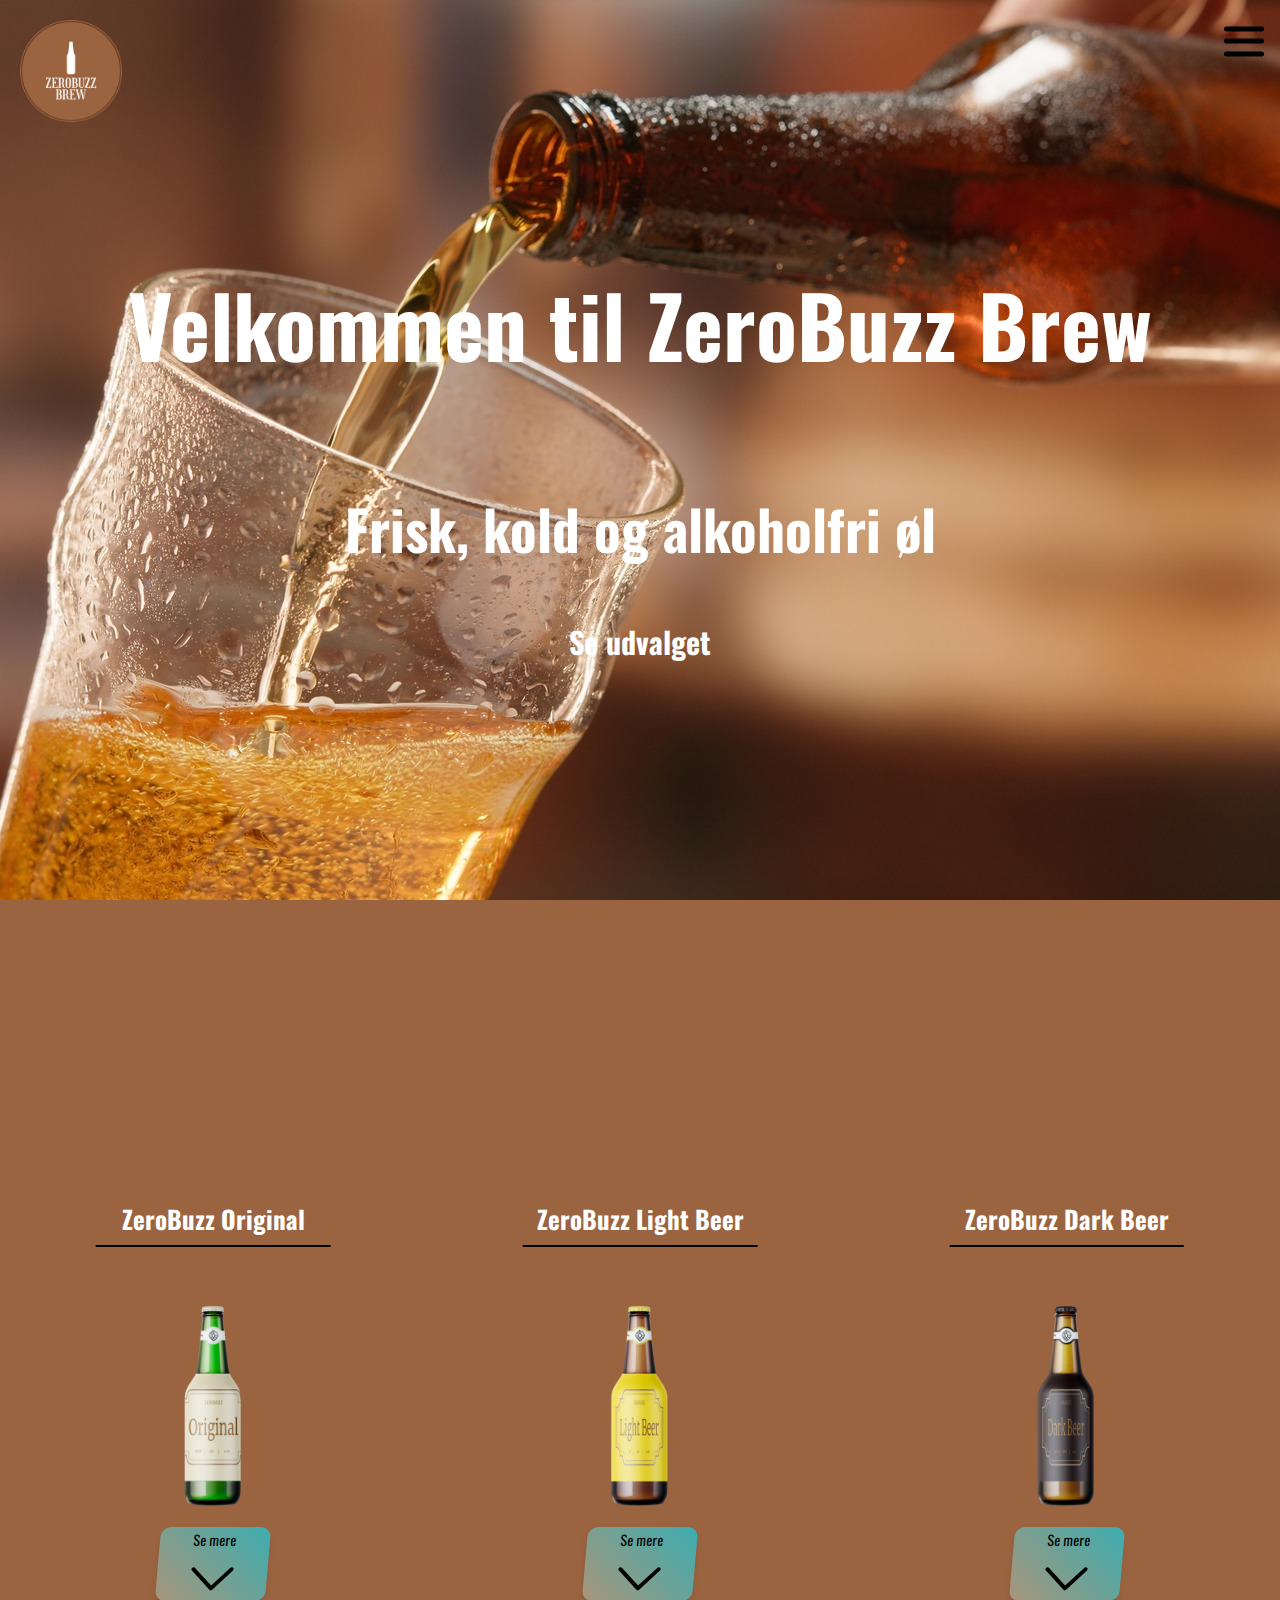
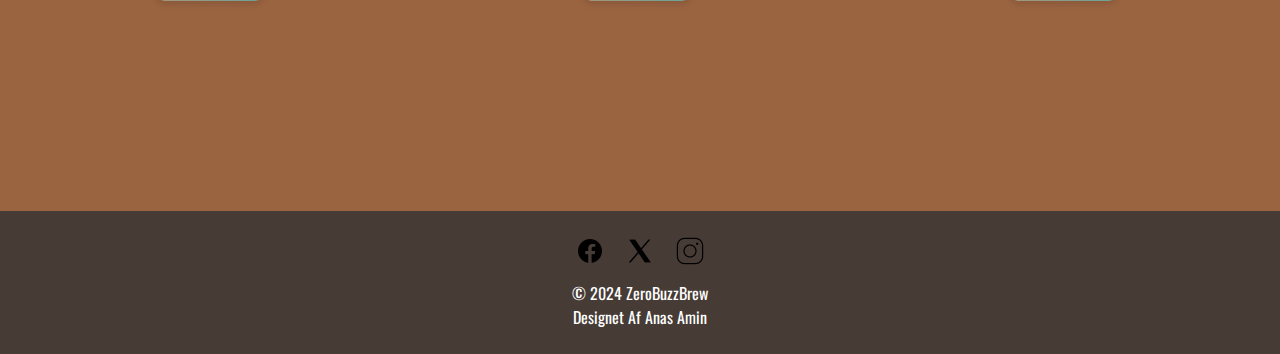
<file: index.html>
<!DOCTYPE html>
<html lang="da">
<head>
    <meta charset="UTF-8">
    <meta name="viewport" content="width=device-width, initial-scale=1.0">
    <title>ZeroBuzz Brew</title>
    <link rel="stylesheet" href="styles.css">
    <!-- Tilføj linket til Google Fonts -->
    <link rel="stylesheet" href="https://fonts.googleapis.com/css2?family=Oswald">
    
</head>
<body>
  <div class="off-screen-menu">
    <ul>
      <li><a href="index.html">Hjem</a></li>
      <li><a href="original.html">Original</a></li>
      <li><a href="light.html">Light Beer</a></li>
      <li><a href="dark.html">Dark Beer</a></li>
      <li><a href="kontakt.html">Kontakt</a></li>
    </ul>
  </div>

  <nav>
    <div class="ham-menu">
      <span></span>
      <span></span>
      <span></span>
    </div>
  </nav>
<body>


<!-- Hero Section -->
<div class="hero">
    <div class="hero-content">
        <a href="index.html" class="logo-link">
            <img src="images/logo5.png" alt="Logo" class="logo">
        </a>
        <h1>Velkommen til ZeroBuzz Brew</h1>
        <h2>Frisk, kold og alkoholfri øl</h2>
        <h3><a href="#gallery">Se udvalget</a></a></h3>

    
        </a>
    </div>
</div>



    </a>
    <div class="gallery" id="gallery">
        <div class="item">
            <h3>ZeroBuzz Original</h3>
            <a href="original.html" target="_blank">
                <img src="images/Original.png" alt="Image 1">
            </a>
            <button><a href="original.html">Se mere</a>
                <svg class="icon" xmlns="http://www.w3.org/2000/svg" viewBox="0 0 24 24">
                    <path d="M12 21c-0.256 0-0.512-0.098-0.707-0.293l-10-10c-0.39-0.39-0.39-1.024 0-1.414s1.024-0.39 1.414 0L12 18.586l9.293-9.293c0.39-0.39 1.024-0.39 1.414 0s0.39 1.024 0 1.414l-10 10c-0.195 0.195-0.451 0.293-0.707 0.293z"/>
                </svg>
            </button>
        </div>
        <div class="item">
            <h3>ZeroBuzz Light Beer</h3>
            <a href="light.html" target="_blank">
                <img src="images/Light.png" alt="Image 2">
            </a>
            <button><a href="light.html">Se mere</a>
                <svg class="icon" xmlns="http://www.w3.org/2000/svg" viewBox="0 0 24 24">
                    <path d="M12 21c-0.256 0-0.512-0.098-0.707-0.293l-10-10c-0.39-0.39-0.39-1.024 0-1.414s1.024-0.39 1.414 0L12 18.586l9.293-9.293c0.39-0.39 1.024-0.39 1.414 0s0.39 1.024 0 1.414l-10 10c-0.195 0.195-0.451 0.293-0.707 0.293z"/>
                </svg>
            </button>
        </div>
        <div class="item">
            <h3>ZeroBuzz Dark Beer</h3>
            <a href="dark.html" target="_blank">
                <img src="images/Dark.png" alt="Image 3">
            </a>
            <button><a href="dark.html">Se mere</a>
                <svg class="icon" xmlns="http://www.w3.org/2000/svg" viewBox="0 0 24 24">
                    <path d="M12 21c-0.256 0-0.512-0.098-0.707-0.293l-10-10c-0.39-0.39-0.39-1.024 0-1.414s1.024-0.39 1.414 0L12 18.586l9.293-9.293c0.39-0.39 1.024-0.39 1.414 0s0.39 1.024 0 1.414l-10 10c-0.195 0.195-0.451 0.293-0.707 0.293z"/>
                </svg>
            </button>
        </div>
    </div>
    

</body>
<!-- Footer -->
    <footer>
        <div class="social-media">
            <a href="#"><img src="images/facebook-logo.png" alt="Facebook"></a>
            <a href="#"><img src="images/x-logo.png" alt="Twitter"></a>
            <a href="#"><img src="images/instagram-logo.png" alt="Instagram"></a>
        </div>
        <p>&copy; 2024 ZeroBuzzBrew <br>Designet Af Anas Amin</p>
    </footer>
    

    <script src="./script.js"></script>

</html>
</file>
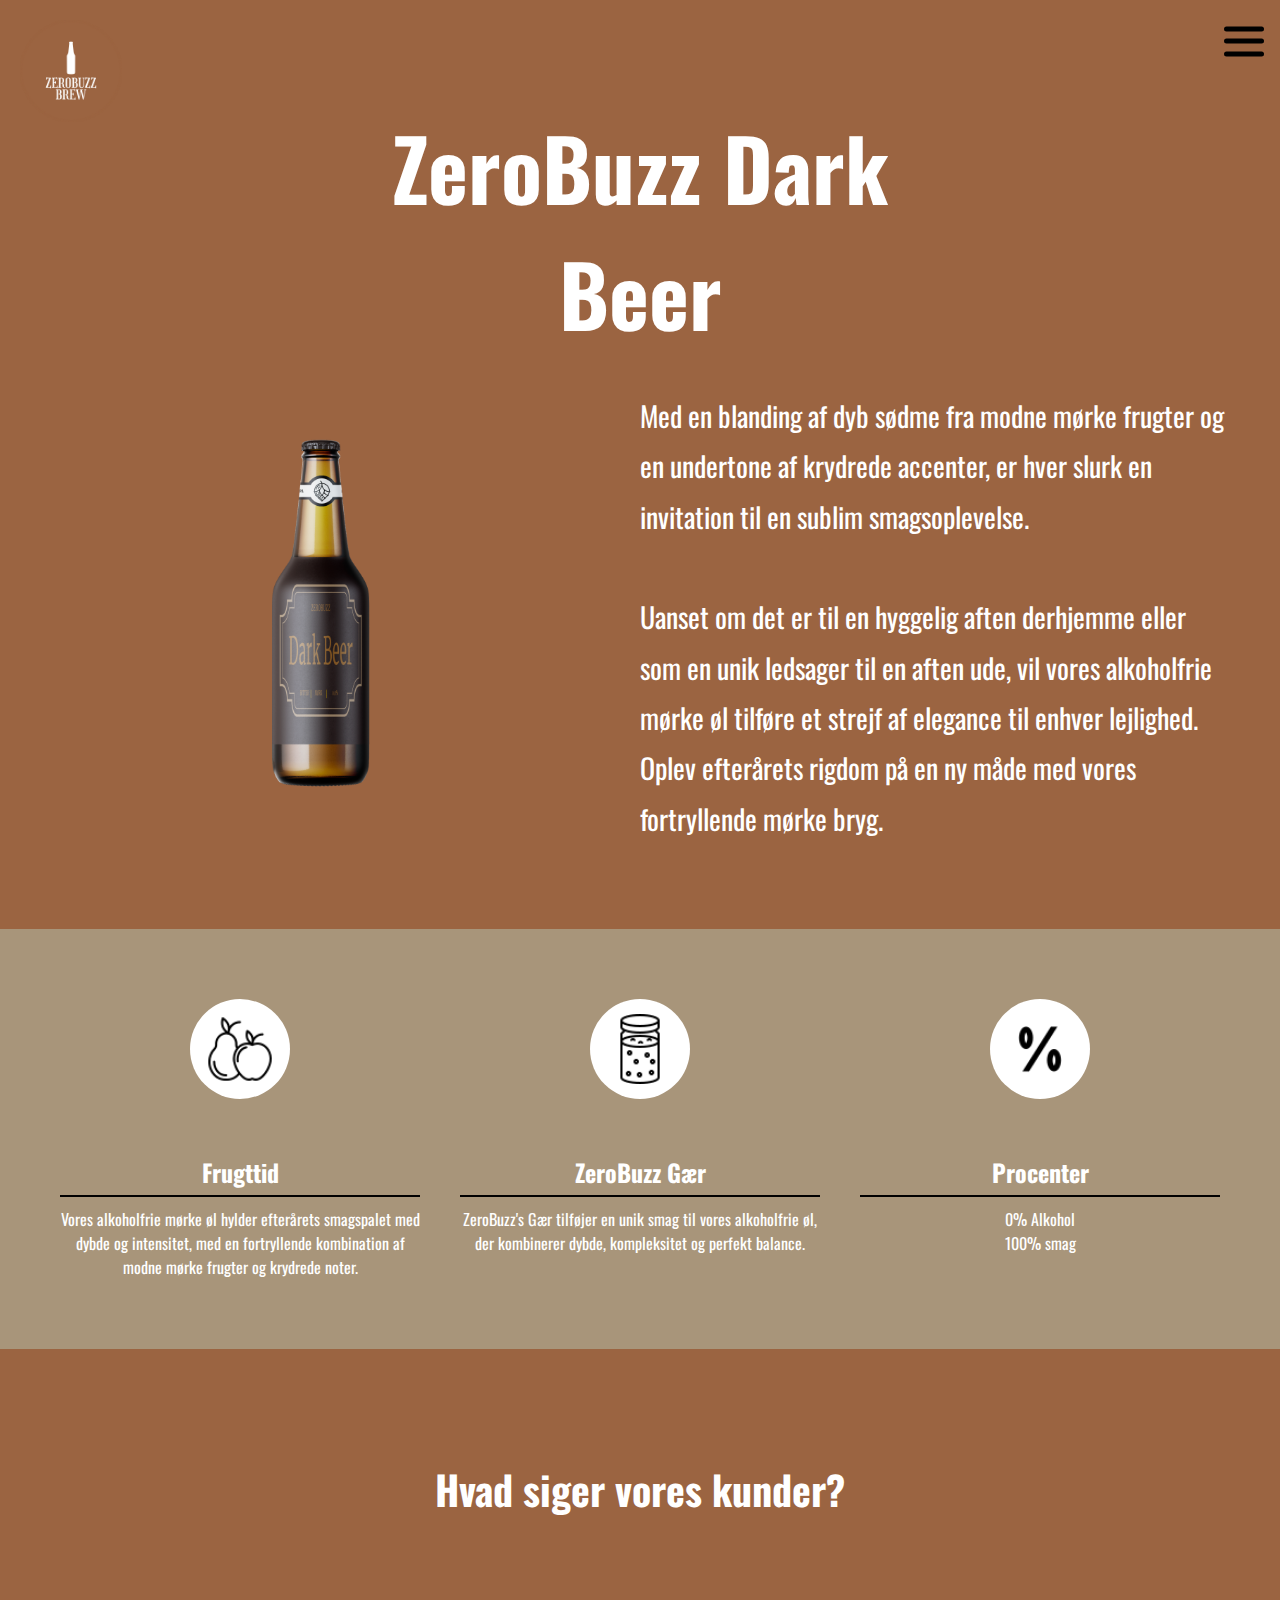
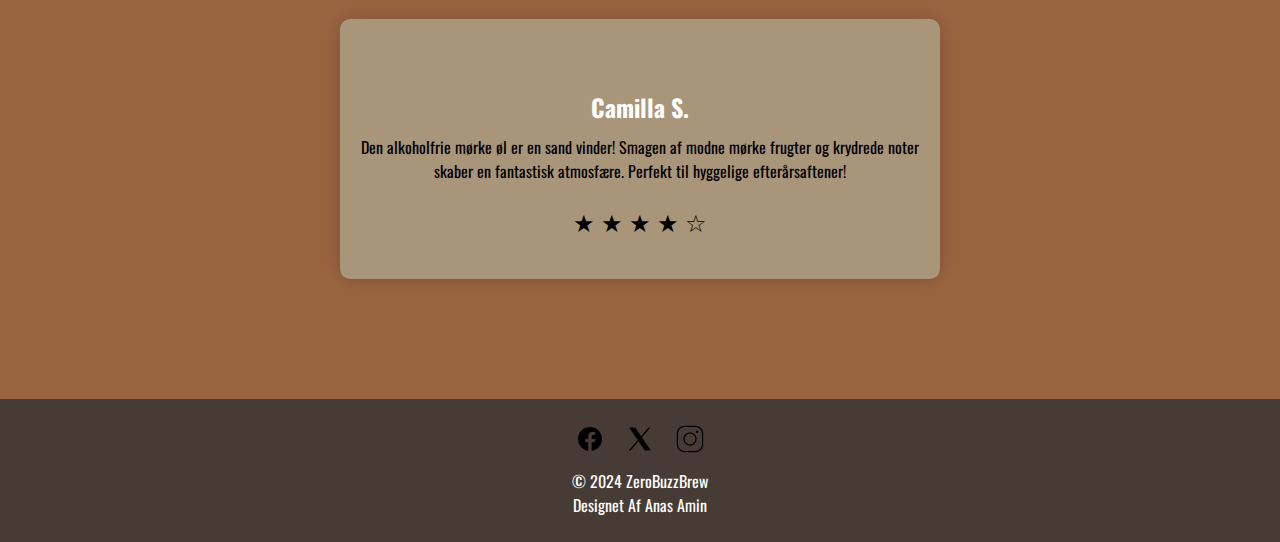
<file: dark.html>
<!DOCTYPE html>
<html lang="da">
<head>
    <meta charset="UTF-8">
    <meta name="viewport" content="width=device-width, initial-scale=1.0">
    <title>ZeroBuzz Dark Beer</title>
    <link rel="stylesheet" href="styles.css">
    <link rel="stylesheet" href="https://fonts.googleapis.com/css2?family=Oswald">
</head>
<body>
    <div class="off-screen-menu">
        <ul>
            <li><a href="index.html">Hjem</a></li>
            <li><a href="original.html">Original</a></li>
            <li><a href="light.html">Light Beer</a></li>
            <li><a href="dark.html">Dark Beer</a></li>
            <li><a href="kontakt.html">Kontakt</a></li>
        </ul>
    </div>
      
    <nav>
        <div class="ham-menu">
            <span></span>
            <span></span>
            <span></span>
        </div>
    </nav>

    <header>
        <a href="index.html" class="logo-link">
            <img src="images/logo5.png" alt="Logo" class="logo">
        </a>
        <div class="container">
            <h1>ZeroBuzz Dark Beer</h1>
        </div>
    </header>

    <section class="new-section">
        <div class="image-container">
            <img src="images/Dark.png" alt="Beskrivelse af billede">
        </div>
        <div class="text-container">
            <p>Med en blanding af dyb sødme fra modne mørke frugter og en undertone af krydrede accenter, er hver slurk en invitation til en sublim smagsoplevelse. <br><br>Uanset om det er til en hyggelig aften derhjemme eller som en unik ledsager til en aften ude, vil vores alkoholfrie mørke øl tilføre et strejf af elegance til enhver lejlighed. Oplev efterårets rigdom på en ny måde med vores fortryllende mørke bryg.</p>
        </div>
    </section>

    <section class="icon-section">
        <div class="icon-container">
            <div class="icon-item">
                <div class="circle">
                    <img src="images/frugttid.png" alt="Frugttid">
                </div>
                <h3>Frugttid</h3>
                <p>Vores alkoholfrie mørke øl hylder efterårets smagspalet med dybde og intensitet, med en fortryllende kombination af modne mørke frugter og krydrede noter.</p>
            </div>
            <div class="icon-item">
                <div class="circle">
                    <img src="images/gær.png" alt="Gær">
                </div>
                <h3>ZeroBuzz Gær</h3>
                <p>ZeroBuzz's Gær tilføjer en unik smag til vores alkoholfrie øl, der kombinerer dybde, kompleksitet og perfekt balance.</p>
            </div>
            <div class="icon-item">
                <div class="circle">
                    <img src="images/procent.png" alt="procenter">
                </div>
                <h3>Procenter</h3>
                <p>0% Alkohol <br>100% smag</p>
            </div>
        </div>
    </section>

    <section class="review-section">
        <h2>Hvad siger vores kunder?</h2> <!-- titel til treview sektion-->
        <div class="review-box">
        <div class="review-container">
            <div class="review-item active">
                <h3>Camilla S.</h3>
                <p>Den alkoholfrie mørke øl er en sand vinder! Smagen af modne mørke frugter og krydrede noter skaber en fantastisk atmosfære. Perfekt til hyggelige efterårsaftener!</p>
                <p class="stars">&#9733; &#9733; &#9733; &#9733; &#9734;</p>
            </div>
            <div class="review-item">
                <h3>Arvin J.</h3>
                <p>Imponerende øl! Den dybe sødme af modne mørke frugter sammen med de krydrede noter giver en autentisk smagsoplevelse. En ny favorit til efterårsmånederne.</p>
                <p class="stars">&#9733; &#9733; &#9733; &#9733; &#9733;</p>
            </div>
            <div class="review-item">
                <h3>Chris H.</h3>
                <p>Imponerende øl! Den dybe sødme af modne mørke frugter sammen med de krydrede noter giver en autentisk smagsoplevelse. En ny favorit til efterårsmånederne.</p>
                <p class="stars">&#9733; &#9733; &#9733; &#9733; &#9733;</p>
            </div>
            <div class="review-item">
                <h3>Heidi V.</h3>
                <p>En ægte fornøjelse at drikke denne mørke øl! Smagen af modne mørke frugter og krydrede noter bringer varme minder om efterårsaftener. Kan varmt anbefales!</p>
                <p class="stars">&#9733; &#9733; &#9733; &#9733; &#9733;</p>
            </div>
            <div class="review-item">
                <h3>Theis B.</h3>
                <p>Positivt overrasket over denne alkoholfrie mørke øl! Den dybe sødme og krydrede noter skaber en fantastisk smagsoplevelse. Perfekt til efterårsaftener!</p>
                <p class="stars">&#9733; &#9733; &#9733; &#9733; &#9734;</p>
            </div>
            <div class="review-item">
                <h3>Louise M.</h3>
                <p>Denne alkoholfrie mørke øl er virkelig imponerende! Smagen af modne mørke frugter og krydrede noter giver en varm og indbydende smagsoplevelse, perfekt til de køligere måneder.</p>
                <p class="stars">&#9733; &#9733; &#9733; &#9733; &#9733;</p>
            </div>
            <div class="review-item">
                <h3>Rasmus C.</h3>
                <p>Essensen af efterår i en øl! Den alkoholfrie mørke øl byder på en dyb og intens smagsoplevelse med sine modne mørke frugter og krydrede noter. En ny favorit!</p>
                <p class="stars">&#9733; &#9733; &#9733; &#9733; &#9733;</p>
            </div>
            <div class="review-item">
                <h3>Rick G.</h3>
                <p>Fantastisk smagsoplevelse! Den alkoholfrie mørke øl er rig på smag med sine modne mørke frugter og krydrede undertoner. Perfekt til en hyggelig aften derhjemme.</p>
                <p class="stars">&#9733; &#9733; &#9733; &#9733; &#9734;</p>
            </div>
        </div>
    </section>
    

    <footer>
        <div class="social-media">
            <a href="#"><img src="images/facebook-logo.png" alt="Facebook"></a>
            <a href="#"><img src="images/x-logo.png" alt="Twitter"></a>
            <a href="#"><img src="images/instagram-logo.png" alt="Instagram"></a>
        </div>
        <p>&copy; 2024 ZeroBuzzBrew <br>Designet Af Anas Amin</p>
    </footer>
    
    <script src="script.js"></script>
</body>
</html>
</file>
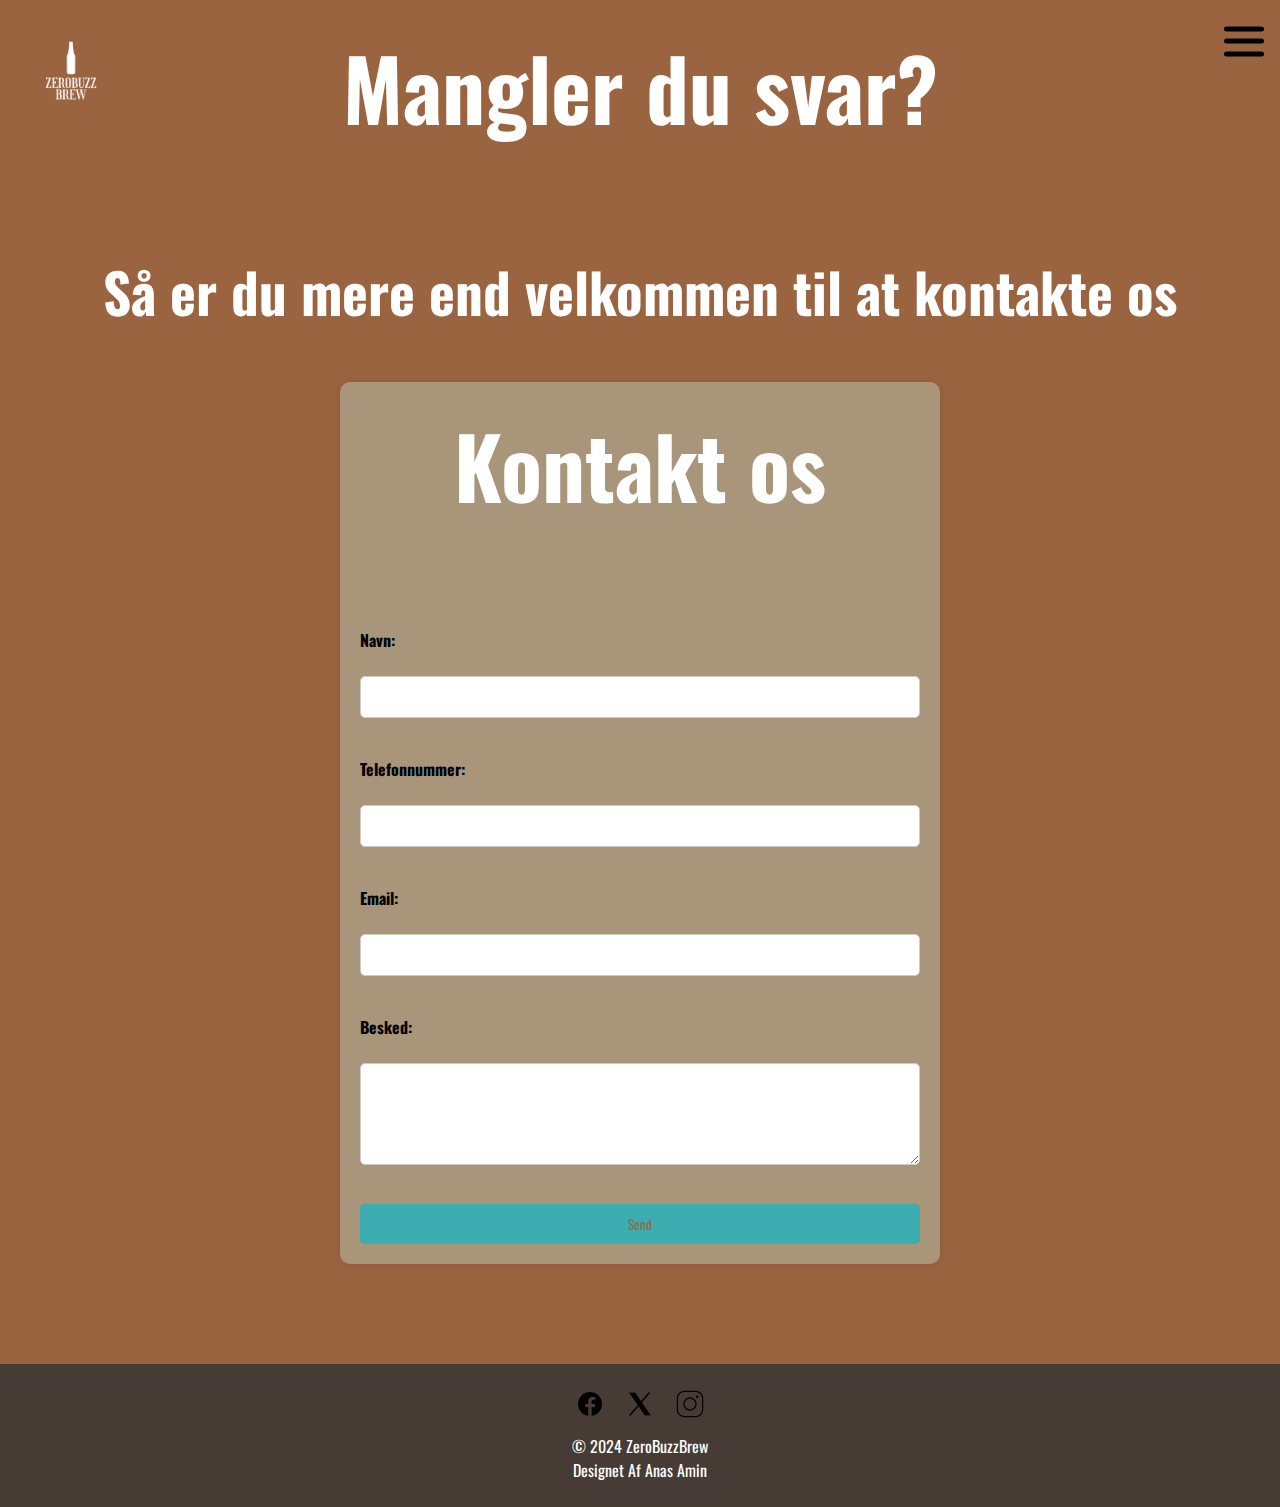
<file: kontakt.html>
<!DOCTYPE html>
<html lang="da">
<head>
    <meta charset="UTF-8">
    <meta name="viewport" content="width=device-width, initial-scale=1.0">
    <title>ZeroBuzz Kontakt</title>
    <link rel="stylesheet" href="styles.css">
    <!-- Tilføj linket til Google Fonts -->
    <link rel="stylesheet" href="https://fonts.googleapis.com/css2?family=Oswald">
    
</head>
<body>
  <div class="off-screen-menu">
    <ul>
      <li><a href="index.html">Hjem</a></li>
      <li><a href="original.html">Original</a></li>
      <li><a href="light.html">Light Beer</a></li>
      <li><a href="dark.html">Dark Beer</a></li>
      <li><a href="kontakt.html">Kontakt</a></li>
    </ul>
  </div>

  <nav>
    <div class="ham-menu">
      <span></span>
      <span></span>
      <span></span>
    </div>
  </nav>
  
  <!-- Hero Section -->
        <a href="index.html" class="logo-link">
            <img src="images/logo5.png" alt="Logo" class="logo">
        </a>
        <h1>Mangler du svar?</h1>
        <h2>Så er du mere end velkommen til at kontakte os</h2>

    
        </a>
    </div>
</div>
  <body>
    <div class="kontakt-container">
        <h1>Kontakt os</h1>
        <form action="mailto:ditemail@example.com" method="POST" enctype="text/plain">
            <label for="name">Navn:</label><br>
            <input type="text" id="name" name="name" required><br>

            <label for="phone">Telefonnummer:</label><br>
            <input type="tel" id="phone" name="phone" required><br>

            <label for="email">Email:</label><br>
            <input type="email" id="email" name="email" required><br>

            <label for="message">Besked:</label><br>
            <textarea id="message" name="message" rows="4" required></textarea><br>

            <input type="submit" value="Send">
        </form>
    </div>
</body>

    <footer>
        <div class="social-media">
            <a href="#"><img src="images/facebook-logo.png" alt="Facebook"></a>
            <a href="#"><img src="images/x-logo.png" alt="Twitter"></a>
            <a href="#"><img src="images/instagram-logo.png" alt="Instagram"></a>
        </div>
        <p>&copy; 2024 ZeroBuzzBrew <br>Designet Af Anas Amin</p>
    </footer>
    

    <script src="./script.js"></script>

</html>
</file>
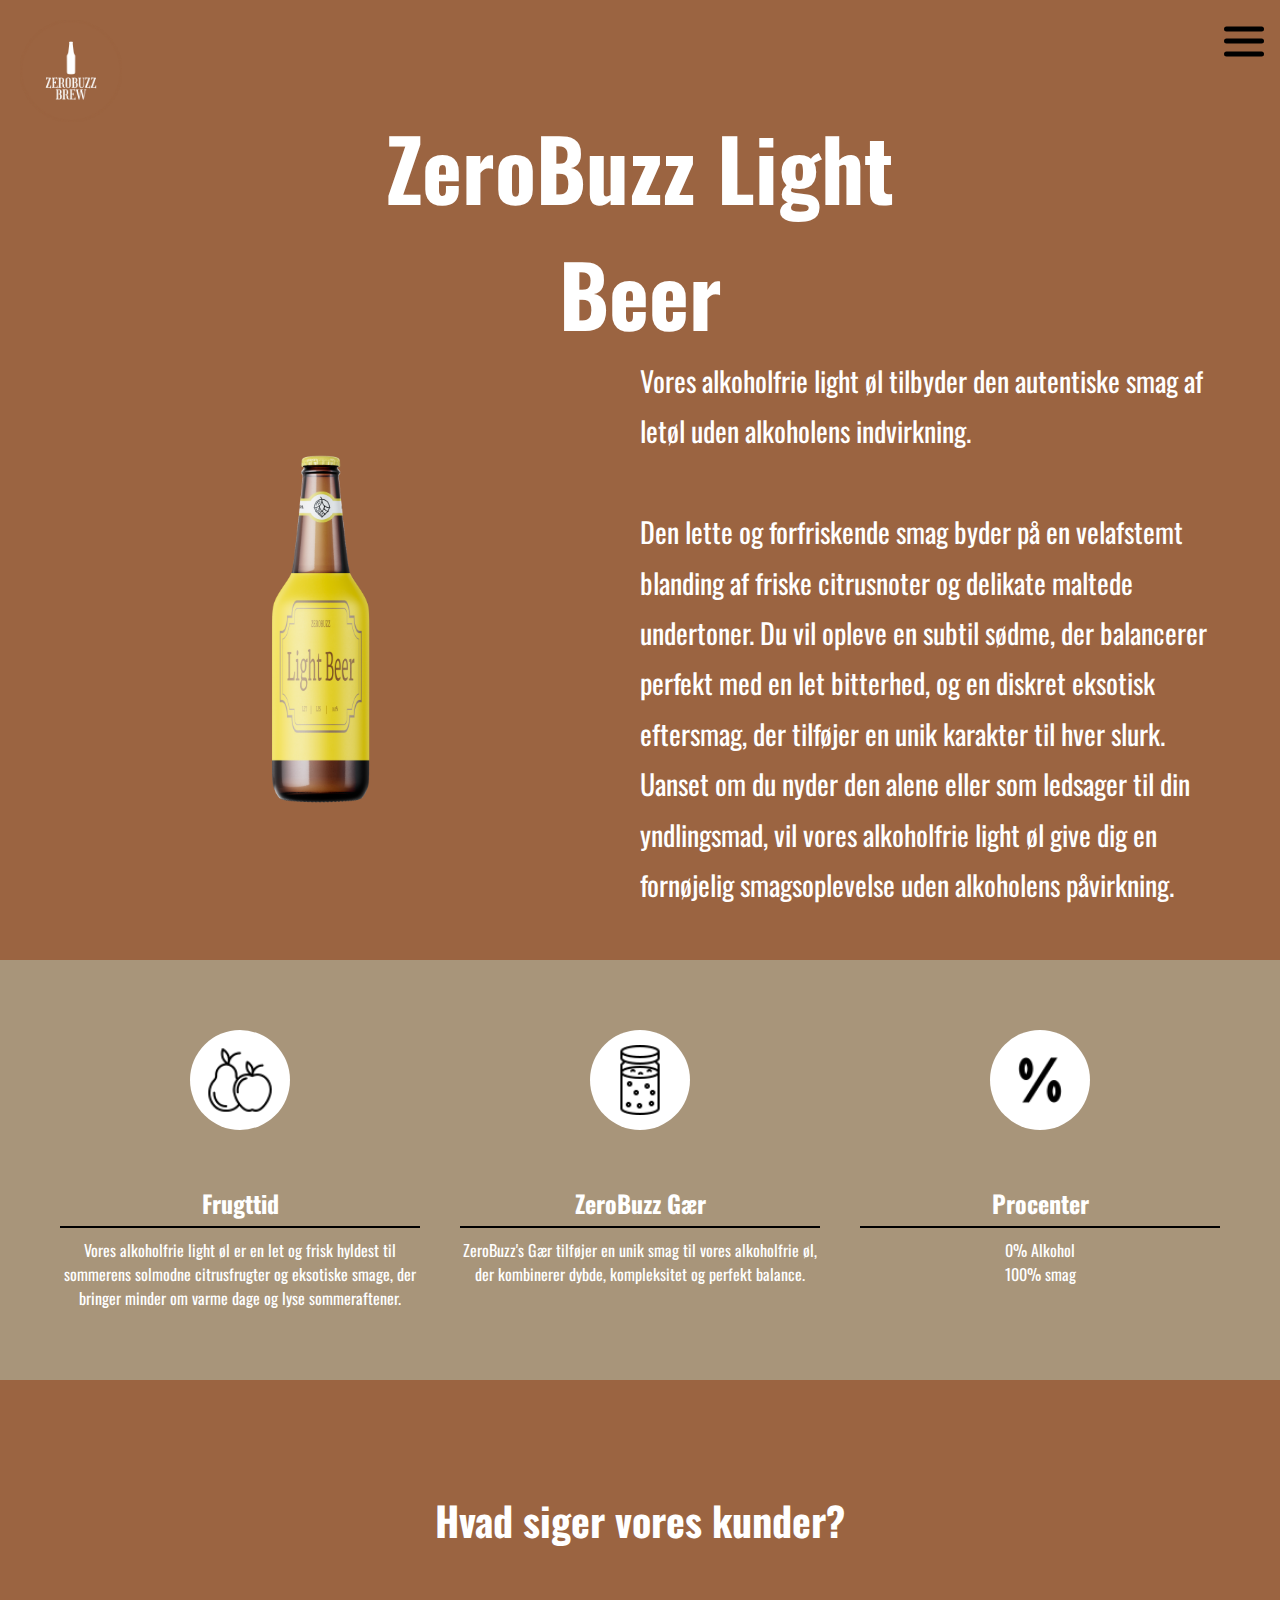
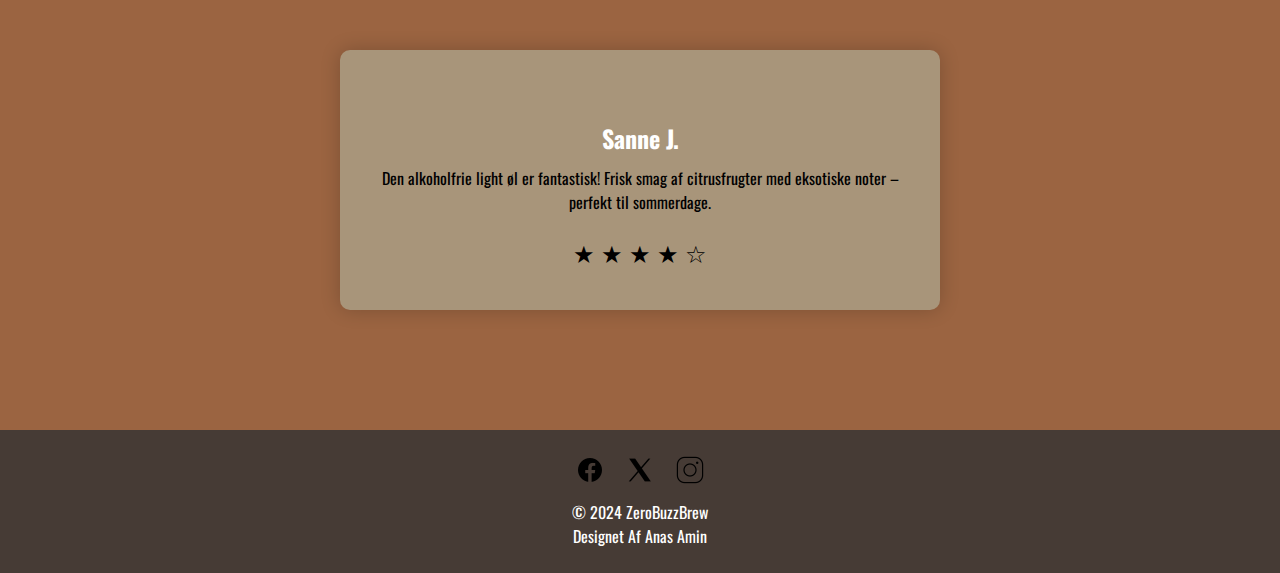
<file: light.html>
<!DOCTYPE html>
<html lang="da">
<head>
    <meta charset="UTF-8">
    <meta name="viewport" content="width=device-width, initial-scale=1.0">
    <title>ZeroBuzz Light Beer</title>
    <link rel="stylesheet" href="styles.css">
    <link rel="stylesheet" href="https://fonts.googleapis.com/css2?family=Oswald">
</head>
<body>
    <div class="off-screen-menu">
        <ul>
            <li><a href="index.html">Hjem</a></li>
            <li><a href="original.html">Original</a></li>
            <li><a href="light.html">Light Beer</a></li>
            <li><a href="dark.html">Dark Beer</a></li>
            <li><a href="kontakt.html">Kontakt</a></li>
        </ul>
    </div>
      
    <nav>
        <div class="ham-menu">
            <span></span>
            <span></span>
            <span></span>
        </div>
    </nav>

    <header>
        <a href="index.html" class="logo-link">
            <img src="images/logo5.png" alt="Logo" class="logo">
        </a>
        <div class="container">
            <h1>ZeroBuzz Light Beer</h1>
        </div>
    </header>

    <section class="new-section">
        <div class="image-container">
            <img src="images/Light.png" alt="Beskrivelse af billede">
        </div>
        <div class="text-container">
            <p>Vores alkoholfrie light øl tilbyder den autentiske smag af letøl uden alkoholens indvirkning. <br> <br> Den lette og forfriskende smag byder på en velafstemt blanding af friske citrusnoter og delikate maltede undertoner. Du vil opleve en subtil sødme, der balancerer perfekt med en let bitterhed, og en diskret eksotisk eftersmag, der tilføjer en unik karakter til hver slurk. Uanset om du nyder den alene eller som ledsager til din yndlingsmad, vil vores alkoholfrie light øl give dig en fornøjelig smagsoplevelse uden alkoholens påvirkning.</p>
        </div>
    </section>

    <section class="icon-section">
        <div class="icon-container">
            <div class="icon-item">
                <div class="circle">
                    <img src="images/frugttid.png" alt="Frugttid">
                </div>
                <h3>Frugttid</h3>
                <p>Vores alkoholfrie light øl er en let og frisk hyldest til sommerens solmodne citrusfrugter og eksotiske smage, der bringer minder om varme dage og lyse sommeraftener.</p>
            </div>
            <div class="icon-item">
                <div class="circle">
                    <img src="images/gær.png" alt="Gær">
                </div>
                <h3>ZeroBuzz Gær</h3>
                <p>ZeroBuzz's Gær tilføjer en unik smag til vores alkoholfrie øl, der kombinerer dybde, kompleksitet og perfekt balance.</p>
            </div>
            <div class="icon-item">
                <div class="circle">
                    <img src="images/procent.png" alt="procenter">
                </div>
                <h3>Procenter</h3>
                <p>0% Alkohol <br>100% smag</p>
            </div>
        </div>
    </section>

    <section class="review-section">
        <h2>Hvad siger vores kunder?</h2> <!-- titel til review sektion -->
        <div class="review-box">
            <div class="review-container">
                <div class="review-item active">
                    <h3>Sanne J.</h3>
                    <p>Den alkoholfrie light øl er fantastisk! Frisk smag af citrusfrugter med eksotiske noter – perfekt til sommerdage.</p>
                    <p class="stars">&#9733; &#9733; &#9733; &#9733; &#9734;</p>
                </div>
                <div class="review-item">
                    <h3>Jakob R.</h3>
                    <p>Imponerende øl! Let og frisk med solmodne citrusfrugter og eksotiske smage. En ny favorit til varme dage.</p>
                    <p class="stars">&#9733; &#9733; &#9733; &#9733; &#9734;</p>
                </div>
                <div class="review-item">
                    <h3>Mette L.</h3>
                    <p>Skøn alkoholfrie light øl. Forfriskende citrus og eksotiske noter gør den til en perfekt sommerdrik uden alkohol.</p>
                    <p class="stars">&#9733; &#9733; &#9733; &#9733; &#9733;</p>
                </div>
                <div class="review-item">
                    <h3>Peter K.</h3>
                    <p>Let og frisk øl, der skiller sig ud. Solmodne citrusfrugter og eksotiske smage gør den ideel til sommeren.</p>
                    <p class="stars">&#9733; &#9733; &#9733; &#9733; &#9734;</p>
                </div>
                <div class="review-item">
                    <h3>Anna F.</h3>
                    <p>Positivt overrasket over denne øl. Frisk smag af citrus og eksotiske noter – perfekt til varme sommerdage.</p>
                    <p class="stars">&#9733; &#9733; &#9733; &#9733; &#9734;</p>
                </div>
                <div class="review-item">
                    <h3>Michael H.</h3>
                    <p>Fantastisk hyldest til sommeren. Let og frisk med citrusfrugter og eksotiske undertoner. Perfekt alkoholfri øl.</p>
                    <p class="stars">&#9733; &#9733; &#9733; &#9733; &#9734;</p>
                </div>
                <div class="review-item">
                    <h3>Lene B.</h3>
                    <p>Essensen af sommer i en øl. Let og frisk med solmodne citrusfrugter og eksotiske noter. Kan varmt anbefales.</p>
                    <p class="stars">&#9733; &#9733; &#9733; &#9733; &#9733;</p>
                </div>
                <div class="review-item">
                    <h3>Thomas N.</h3>
                    <p>Skiller sig ud med let og frisk smag. Solmodne citrusfrugter og eksotiske undertoner gør den til en dejlig alkoholfri drik.</p>
                    <p class="stars">&#9733; &#9733; &#9733; &#9733; &#9734;</p>
                </div>
            </div>
        </div>
    </section>
    
    

    <footer>
        <div class="social-media">
            <a href="#"><img src="images/facebook-logo.png" alt="Facebook"></a>
            <a href="#"><img src="images/x-logo.png" alt="Twitter"></a>
            <a href="#"><img src="images/instagram-logo.png" alt="Instagram"></a>
        </div>
        <p>&copy; 2024 ZeroBuzzBrew <br>Designet Af Anas Amin</p>
    </footer>
    
    <script src="script.js"></script>
</body>
</html>
</file>
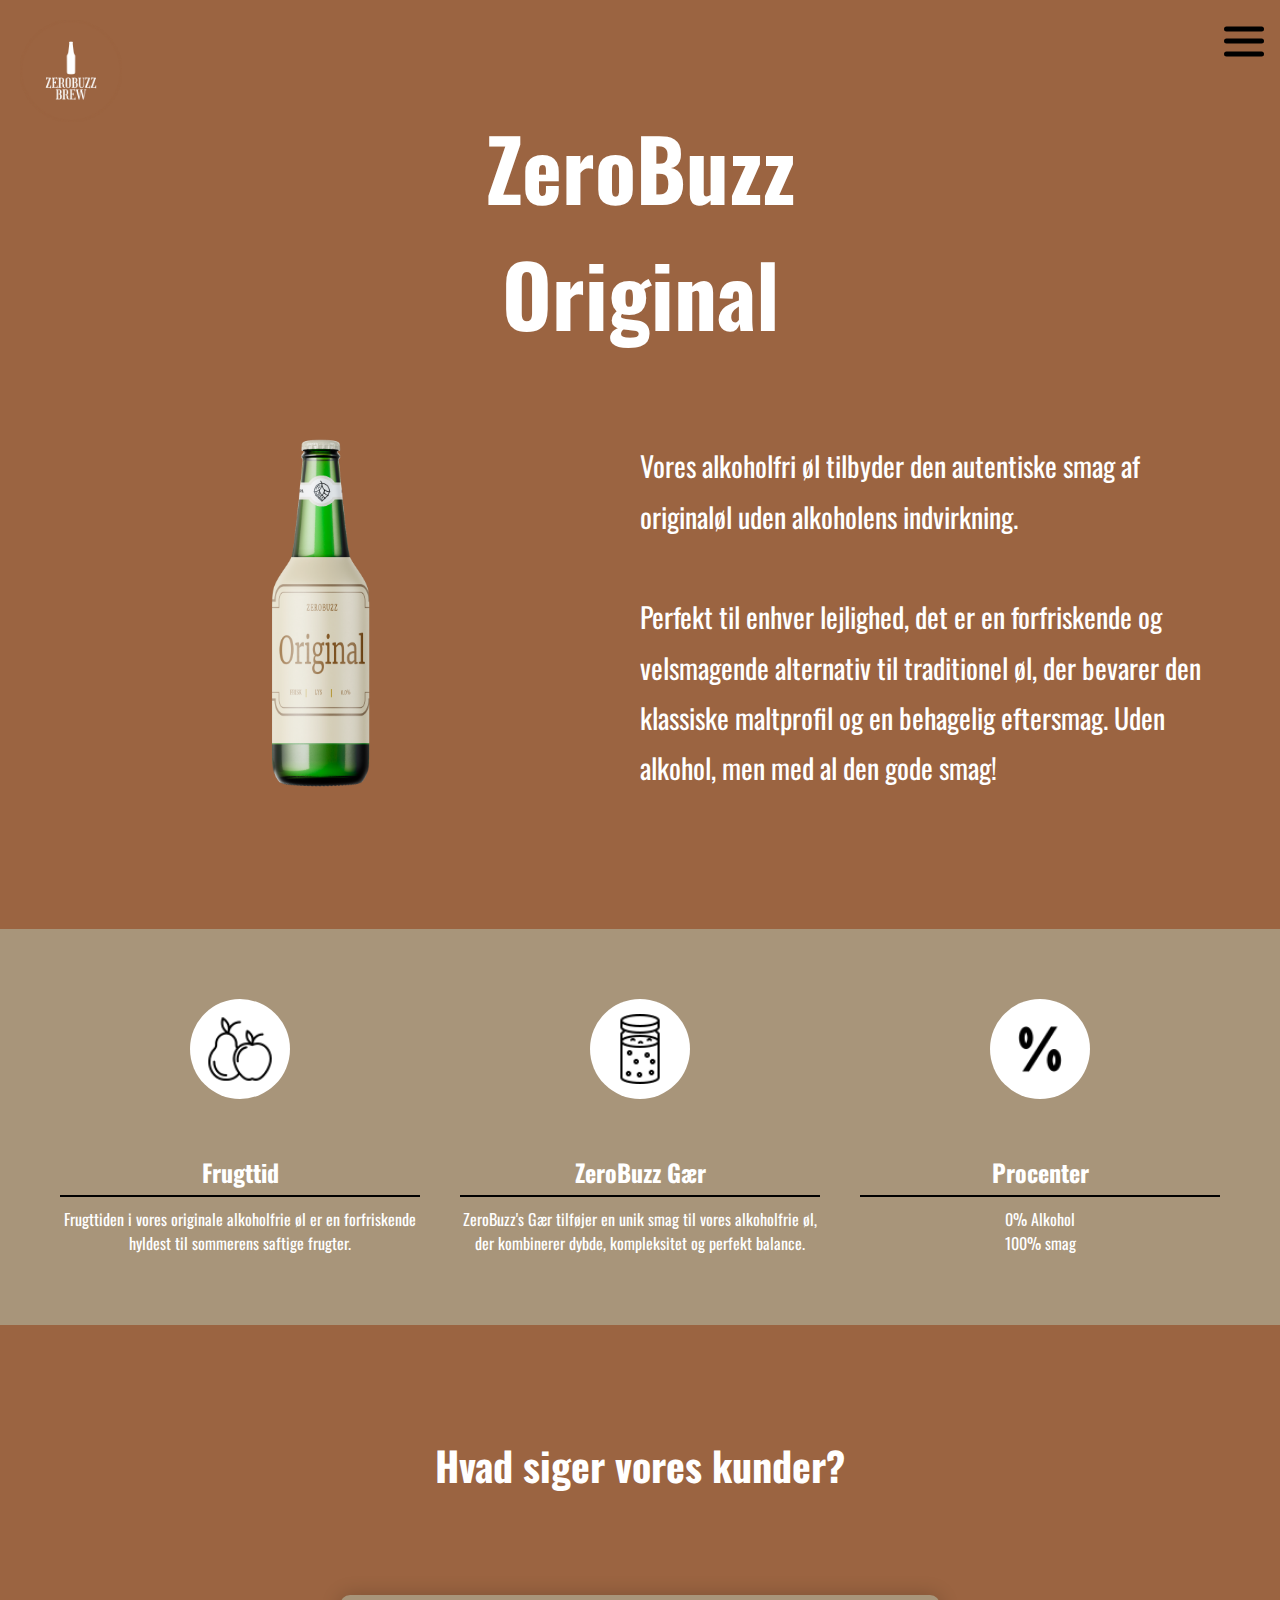
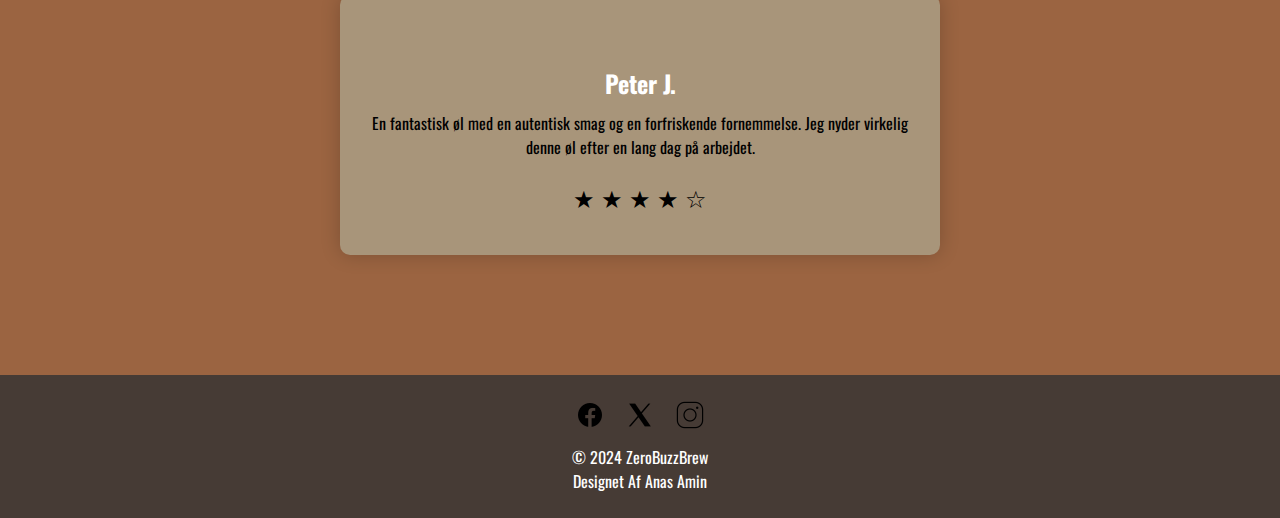
<file: original.html>
<!DOCTYPE html>
<html lang="da">
<head>
    <meta charset="UTF-8">
    <meta name="viewport" content="width=device-width, initial-scale=1.0">
    <title>ZeroBuzz Original</title>
    <link rel="stylesheet" href="styles.css">
    <link rel="stylesheet" href="https://fonts.googleapis.com/css2?family=Oswald">
</head>
<body>
    <div class="off-screen-menu">
        <ul>
            <li><a href="index.html">Hjem</a></li>
            <li><a href="original.html">Original</a></li>
            <li><a href="light.html">Light Beer</a></li>
            <li><a href="dark.html">Dark Beer</a></li>
            <li><a href="kontakt.html">Kontakt</a></li>
        </ul>
    </div>
      
    <nav>
        <div class="ham-menu">
            <span></span>
            <span></span>
            <span></span>
        </div>
    </nav>

    <header>
        <a href="index.html" class="logo-link">
            <img src="images/logo5.png" alt="Logo" class="logo">
        </a>
        <div class="container">
            <h1>ZeroBuzz Original</h1>
        </div>
    </header>

    <section class="new-section">
        <div class="image-container">
            <img src="images/Original.png" alt="Beskrivelse af billede">
        </div>
        <div class="text-container">
            <p>Vores alkoholfri øl tilbyder den autentiske smag af originaløl uden alkoholens indvirkning. <br><br>Perfekt til enhver lejlighed, det er en forfriskende og velsmagende alternativ til traditionel øl, der bevarer den klassiske maltprofil og en behagelig eftersmag. Uden alkohol, men med al den gode smag!</p>
        </div>
    </section>

    <section class="icon-section">
        <div class="icon-container">
            <div class="icon-item">
                <div class="circle">
                    <img src="images/frugttid.png" alt="Frugttid">
                </div>
                <h3>Frugttid</h3>
                <p>Frugttiden i vores originale alkoholfrie øl er en forfriskende hyldest til sommerens saftige frugter.</p>
            </div>
            <div class="icon-item">
                <div class="circle">
                    <img src="images/gær.png" alt="Gær">
                </div>
                <h3>ZeroBuzz Gær</h3>
                <p>ZeroBuzz's Gær tilføjer en unik smag til vores alkoholfrie øl, der kombinerer dybde, kompleksitet og perfekt balance.</p>
            </div>
            <div class="icon-item">
                <div class="circle">
                    <img src="images/procent.png" alt="procenter">
                </div>
                <h3>Procenter</h3>
                <p>0% Alkohol <br>100% smag</p>
            </div>
        </div>
    </section>

    <section class="review-section">
        <h2>Hvad siger vores kunder?</h2> <!-- titel til review sektion-->
        <div class="review-box">
        <div class="review-container">
            <div class="review-item active">
                <h3>Peter J.</h3>
                <p>En fantastisk øl med en autentisk smag og en forfriskende fornemmelse. Jeg nyder virkelig denne øl efter en lang dag på arbejdet.</p>
                <p class="stars">&#9733; &#9733; &#9733; &#9733; &#9734;</p>
            </div>
            <div class="review-item">
                <h3>Anne N.</h3>
                <p>Den originale øl fra ZeroBuzz er en fantastisk opdagelse! Den har en dyb smag, der minder mig om ægte håndværksøl. Fire stjerner fra mig!</p>
                <p class="stars">&#9733; &#9733; &#9733; &#9733; &#9733;</p>
            </div>
            <div class="review-item">
                <h3>Anders P.</h3>
                <p>Jeg elsker den originale øl fra ZeroBuzz. Den har en skarp og forfriskende smag, der gør den til min foretrukne valg til enhver lejlighed.</p>
                <p class="stars">&#9733; &#9733; &#9733; &#9733; &#9733;</p>
            </div>
            <div class="review-item">
                <h3>Mette A.</h3>
                <p>ZeroBuzz's originale øl er en fremragende blanding af tradition og innovation. Den har en unik smag, der skiller sig ud.</p>
                <p class="stars">&#9733; &#9733; &#9733; &#9733; &#9733;</p>
            </div>
            <div class="review-item">
                <h3>Thomas C.</h3>
                <p>Den originale øl fra ZeroBuzz er bare fantastisk. Den har en rig og fyldig smag, der er svær at slå. </p>
                <p class="stars">&#9733; &#9733; &#9733; &#9733; &#9734;</p>
            </div>
            <div class="review-item">
                <h3>Louise M.</h3>
                <p>ZeroBuzz's originale øl er min go-to-drik, når jeg vil slappe af efter en lang dag. Den har den perfekte balance mellem smag og forfriskning.</p>
                <p class="stars">&#9733; &#9733; &#9733; &#9733; &#9733;</p>
            </div>
            <div class="review-item">
                <h3>Mikkel H.</h3>
                <p>Jeg har været en stor fan af ZeroBuzz's originale øl i lang tid nu. Den skuffer aldrig med sin autentiske smag og forfriskende kvalitet.</p>
                <p class="stars">&#9733; &#9733; &#9733; &#9733; &#9733;</p>
            </div>
            <div class="review-item">
                <h3>Maria L.</h3>
                <p>En øl, der virkelig lever op til sit navn! ZeroBuzz's originale øl er det perfekte valg til enhver lejlighed.</p>
                <p class="stars">&#9733; &#9733; &#9733; &#9733; &#9734;</p>
            </div>
        </div>
    </section>
    

    <footer>
        <div class="social-media">
            <a href="#"><img src="images/facebook-logo.png" alt="Facebook"></a>
            <a href="#"><img src="images/x-logo.png" alt="Twitter"></a>
            <a href="#"><img src="images/instagram-logo.png" alt="Instagram"></a>
        </div>
        <p>&copy; 2024 ZeroBuzzBrew <br>Designet Af Anas Amin</p>
    </footer>
    
    <script src="script.js"></script>
</body>
</html>
</file>
<file: styles.css>
/* Generelle stilarter */
* {
    margin: 0;
    padding: 0;
    box-sizing: border-box;
    font-family: 'Oswald', sans-serif;
}

/* off-screen-menu */
.off-screen-menu {
    background-color: #9B6441;
    height: 100vh;
    width: 100%;
    max-width: 450px;
    position: fixed;
    top: 0;
    right: -450px;
    display: flex;
    flex-direction: column;
    justify-content: center;
    align-items: center;
    text-align: center;
    font-size: 3rem;
    transition: .3s ease;
    z-index: 2;
}

.off-screen-menu.active {
    right: 0;
}

header {
    background-color: #9B6441;
    color: #fff;
    padding: 10px 0;
    text-align: center;
    border-bottom: 0px solid black;
}

.container {
    width: 90%;
    max-width: 1200px;
    margin: 0 auto;
    position: relative;
}

/* nav */
nav {
    display: flex;
    background-color: #9B6441;
}

/* base styles */
* {
    margin: 0;
    padding: 0;
    box-sizing: border-box;
    list-style: none;
    text-decoration: none;
}

a {
    color: rgb(0, 0, 0);
    font-family: 'Oswald', sans-serif;
}

a:visited {
    color: rgb(255, 255, 255);
    color: rgb(0, 0, 0);
    font-family: 'Oswald', sans-serif;
}

a:hover {
    color: #3CADB0;
    font-family: 'Oswald', sans-serif;
}

body {
    background-color: #9B6441;
    font-family: 'Oswald', sans-serif;
}

/* hamburger menu */
.ham-menu {
    height: 50px;
    width: 40px;
    margin-left: auto;
    position: fixed;
    top: 1rem;
    right: 1rem;
    z-index: 1000;

}

.ham-menu span {
    height: 5px;
    width: 100%;
    background-color: #000000;
    border-radius: 25px;
    position: absolute;
    left: 50%;
    top: 50%;
    transform: translate(-50%, -50%);
    transition: .3s ease;
    
}

.ham-menu span:nth-child(1) {
    top: 25%;
}

.ham-menu span:nth-child(3) {
    top: 75%;
}

.ham-menu.active span {
    background-color: rgb(0, 0, 0);
    z-index: 3;
    
}

.ham-menu.active span:nth-child(1) {
    top: 50%;
    transform: translate(-50%, -50%) rotate(45deg);
}

.ham-menu.active span:nth-child(2) {
    opacity: 0;
}

.ham-menu.active span:nth-child(3) {
    top: 50%;
    transform: translate(-50%, -50%) rotate(-45deg);
}

nav ul {
    list-style: none;
    display: flex;
    margin: 0;
    padding: 0;
}

nav ul li {
    margin: 0 15px;
}

nav ul li a {
    text-decoration: none;
    color: inherit;
}

/* CSS-stilarter */
.logo {
    max-width: 8%;
    position: fixed;
    top: 0;
    left: 0;
    margin: 20px;
    z-index: 1000;
}

.logo-link {
    display: inline-block;
    transition: transform 0.3s ease, box-shadow 0.3s ease;
}

h1 {
    text-align: center;
    margin-bottom: 100px;
    color: rgb(255, 255, 255);
    font-size: 85px;
}

h2 {
    text-align: center;
    margin-top: 40px;
    color: rgb(255, 255, 255);
    font-size: 55px;
}

.hero-content h3 a {
    font-size: 30px;
    color: rgb(255, 255, 255);
}

.hero-content h3 a:hover {
    color: #3CADB0;
    font-family: 'Oswald', sans-serif;
}

h3 {
    text-align: center;
    margin-top: 50px;
    color: rgb(255, 255, 255);
    font-size: 25px;
}

footer {
    width: 100%;
    background-color: #463B35;
    color: #fff;
    padding: 25px 0;
    text-align: center;
    margin-top: 100px;
}

.product-image {
    display: block;
    margin: 20px auto;
    max-width: 50%;
    height: auto;
}

.gallery {
    justify-content: space-around;
    align-items: center;
    margin-top: 250px;
    margin-bottom: 250px;
    display: flex;
}

.hero {
    width: 100%;
    height: 100vh;
    background: url('images/hero.jpg') no-repeat center center/cover;
    position: relative;
    display: flex;
    justify-content: center;
    align-items: center;
}

.hero-content {
    text-align: center;
    color: rgb(255, 255, 255);
}

.item {
    text-align: center;
    position: relative;
}

.item img {
    width: 95%;
    height: auto;
    transition: transform 0.3s ease;
}

.item h3 {
    margin-bottom: 15px;
    position: relative;
}

.item h3::after {
    content: '';
    position: absolute;
    left: 50%;
    transform: translateX(-50%);
    bottom: -10px;
    width: 55%;
    height: 2px;
    background-color: #000000;
}

.item:hover img {
    transform: scale(1.1);
}

.item button {
    position: absolute;
    bottom: -2.5rem;
    left: 50%;
    transform: translateX(-50%);
    background: linear-gradient(45deg, #A8957A, #3CADB0);
    color: white;
    padding: 0.1rem 2rem; /* Mindre padding */
    border: none;
    cursor: pointer;
    border-radius: 0.625rem;
    box-shadow: 0 0.25rem 0.375rem rgba(0, 0, 0, 0.1);
    transition: all 0.3s ease;
    font-size: 0.875rem; /* Mindre font-størrelse */
    transform-origin: center;
    transform: translateX(-50%) skew(-5deg);
}

.item button:hover {
    background: linear-gradient(45deg, #3CADB0, #A8957A);
    box-shadow: 0 0.375rem 0.5rem rgba(0, 0, 0, 0.2);
    transform: translateX(-50%) translateY(-0.125rem) skew(-5deg);
}

.item button:active {
    background: linear-gradient(45deg, #5B6166, #A8957A);
    box-shadow: 0 0.1875rem 0.25rem rgba(0, 0, 0, 0.2);
    transform: translateX(-50%) translateY(0) skew(-5deg);
}

.social-media {
    display: flex;
    justify-content: center;
    margin-bottom: 10px;
}

.social-media a {
    display: inline-block;
    margin: 0 10px;
}

.social-media img {
    width: 30px;
    height: auto;
}

.social-media a + a {
    margin-left: 10px;
}



/* Stil for den nye sektion med billede og tekst */
.new-section {
    display: flex;
    align-items: center;
    padding: 50px 0;
}

.image-container {
    flex: 1;
    position: relative;
    overflow: visible; /* Ændret til visible */
}

.image-container img {
    max-width: 110%;
    height: auto;
    transition: transform 0.5s ease;
    margin-top: -160px; /* Negativ margin for at skubbe billedet opad */
    margin-left: -30px; 

}

.image-container:hover img {
    transform: rotate(10deg) scale(1.1);
}

/* Roter billedet tilbage til neutral position når ikke hoveret */
.image-container img:not(:hover) {
    transform: none;
}

.text-container {
    flex: 1;
    padding-left: 0px;
    margin-top: -150px; /* skubbe teksten lidt op */
}

.text-container h2 {
    color: #000;
    font-size: 24px;
    margin-bottom: 10px;
}

.text-container p {
    color: #ffffff;
    font-size: 28px;
    line-height: 1.8;
    margin-right: 50px;
}









.icon-section {
    background-color: #A8957A;
    padding: 50px 0;
    text-align: center;
    margin-bottom: 500px;
}

.icon-container {
    display: flex;
    justify-content: space-around;
    align-items: flex-start; /* Align items til toppen*/
    flex-wrap: wrap;
    margin: 0 auto;
    max-width: 1200px;
}

.icon-item {
    flex: 1 1 30%;
    margin: 20px;
    text-align: center;
    color: #fff;
}

.icon-item img {
    max-width: 80px;
    height: auto;
    margin-bottom: 20px;
}

.icon-item h3 {
    font-size: 1.5rem;
    margin-bottom: 10px;
    font-family: 'Oswald', sans-serif;
    border-bottom: 2px solid #000; /* Border under h3 */
    padding-bottom: 5px; 
}

.icon-item p {
    font-size: 1rem;
    line-height: 1.5;
    font-family: 'Oswald', sans-serif;
}


/* Circle styles */
.circle {
    position: relative;
    width: 100px;
    height: 100px;
    background-color: #fff; /* Hvid baggrundsfarve */
    border-radius: 50%; /* Gør formen cirkulær */
    display: inline-block;
    transition: transform 0.3s ease;
    margin:  auto 20px;
}

.circle:hover {
    transform: scale(1.1);
}

.circle img {
    position: absolute;
    top: 50%;
    left: 50%;
    transform: translate(-50%, -50%);
    width: 70%;
    height: 70%;
    transition: opacity 0.3s ease;
}

.circle:hover img {
    opacity: 0.8;
}

/*Review sektion*/

/*Review sektion*/

.review-section {
    background-color: #9B6441;
    padding: 20px 0; /* Juster paddingen for at skubbe sektionen tættere på ikonerne */
    margin-top: -450px; /* marginen for at flytte sektionen opad */
    overflow: hidden; /* Skjul indhold uden for containeren */
}

.review-section h2 {
    text-align: center;
    font-size: 2.5rem;
    color: #fff;
    margin-bottom: 100px; /* Juster margin-bottom for mere afstand */
    font-family: 'Oswald', sans-serif;
}

.review-box {
    background-color: #A8957A; /* Baggrunds farve for review boks */
    border-radius: 10px; /* Afrundede kanter */
    box-shadow: 0px 0px 20px rgba(0, 0, 0, 0.2); /* Skyggeeffekt */
    padding: 20px; /* Juster boksens padding efter behov */
    margin: 0 auto; /* Center review boksen på siden */
    max-width: 600px; /* Sætter en maksimal bredde for boksen */
    overflow: hidden; /* Skjuler indhold uden for boksen */
    transition: background-color 0.3s ease, box-shadow 0.3s ease, transform 0.3s ease; /* Glidende overgangseffekt for baggrundsfarve, skyggeeffekt og forskydning */
}

.review-box:hover {
    background-color: #F9CDAD; /* Ændre baggrundsfarven ved hover */
    box-shadow: 0px 0px 30px rgba(0, 0, 0, 0.4); /* Tilføj en ekstra skyggeeffekt ved hover */
    transform: scale(1.02); /* Skalér lidt større ved hover */
}

.review-box:hover h3 {
    color: #2C2C2C; /* Ændre overskriftens farve ved hover */
}

.review-box:hover p {
    color: #4C4C4C; /* Ændre teksten farve ved hover */
}

.review-box:hover .stars {
    color: #b6a234; /* Ændre farven på stjernerne ved hover */
}



.review-item {
    flex: 1;
    margin: 0 auto; /* Center align horizontally */
    max-width: 600px; /* Set maximum width */
    text-align: center;
    display: none; /* Start with reviews hidden */
    animation: slideIn 2s forwards; /* Apply slideIn animation */
}

.review-item.active {
    display: block; /* Show active review */
}

.review-item h3 {
    font-size: 1.5rem;
    margin-bottom: 10px;
    font-family: 'Oswald', sans-serif;
}

.review-item p {
    font-size: 1rem;
    line-height: 1.5;
    font-family: 'Oswald', sans-serif;
    margin-bottom: 20px;
}

.review-item p.stars {
    font-size: 24px;
}


@keyframes slideIn {
    from {
        opacity: 0;
        transform: translateX(-100%);
    }
    to {
        opacity: 1;
        transform: translateX(0);
    }
}


.container {
    width: 80%;
    max-width: 600px;
    margin: 50px auto;
    padding: 20px;

}
.kontakt-container {
    width: 80%;
    max-width: 600px;
    margin: 50px auto;
    background-color: #A8957A;
    padding: 20px;
    border-radius: 10px;
    box-shadow: 0 0 10px rgba(0, 0, 0, 0.1);
}


.container h1 {
    text-align: center;
    margin-bottom: 20px;
}

form {
    display: flex;
    flex-direction: column;
}

label {
    font-weight: bold;
}

input[type="text"],
input[type="tel"],
input[type="email"],
textarea {
    margin-bottom: 15px;
    padding: 10px;
    border: 1px solid #ccc;
    border-radius: 5px;
}

input[type="submit"] {
    padding: 10px 20px;
    background-color: #3CADB0;
    color: #9B6441;
    border: none;
    border-radius: 5px;
    cursor: pointer;
    transition: background-color 0.3s ease;
}

input[type="submit"]:hover {
    background-color: #385455;
}


/* Medieforespørgsler for forskellige enheder */
@media only screen and (max-width: 768px) {
    .gallery {
        display: grid; 
    
    }
    .logo {
        max-width: 80%;
        height: auto;
        margin-right: 10px;
        position: relative;
        z-index: -5;
    }
    .hero {
        width: 100%;
        height: 100vh;
        background: url('') no-repeat center center/cover;
        position: relative;
        display: flex;
        justify-content: center;
        align-items: center;
    }
    .hero-content h1 {
        font-size: 30px;
        display: none;
    }
    h2 {
        font-size: 25px;
    }
    .hero-content h3 a {
        font-size: 20px;
        color: rgb(255, 255, 255)
        

    }
    .item button {
        background: linear-gradient(45deg, #A8957A, #3CADB0);
        color: white;
        padding: 0.5px 20px; /* Mindre padding */
        font-size: 0.875rem; /* Mindre font-størrelse */
        margin-bottom: -30px;

    

        
        


    }
    .item {
      margin-bottom: 300px;
    }
    
    .text-container p {
        font-size: 20px;
        text-align: center;
        margin-left: 50px;
    }
    
    .image-container {
        flex: 1;
        position: relative;
        overflow: visible; /* Ændret til visible */
        margin-bottom: 150px;

    }
    .new-section {
        display: grid;
    }
    .container h1 {
        font-size: 50px;
    }
.icon-container {
    display: grid;
}
.review-box {
    background-color: #A8957A; /* Baggrunds farve for review boks */
    border-radius: 10px; /* Afrundede kanter */
    box-shadow: 0px 0px 20px rgba(0, 0, 0, 0.2); /* Skyggeeffekt */
    padding: 20px; /* Juster boksens padding efter behov */
    margin: 0 auto; /* Center review boksen på siden */
    max-width: 350px; /* Sæt en maksimal bredde for boksen */
    overflow: hidden; /* Skjul indhold uden for boksen */
    transition: background-color 0.3s ease, box-shadow 0.3s ease, transform 0.3s ease; /* Glidende overgangseffekt for baggrundsfarve, skyggeeffekt og forskydning */
}
.review-section h2 {
    font-size: 40px;
}

.kontakt-container h1 {
    font-size: 35px;
}


    
    
}
</file>
